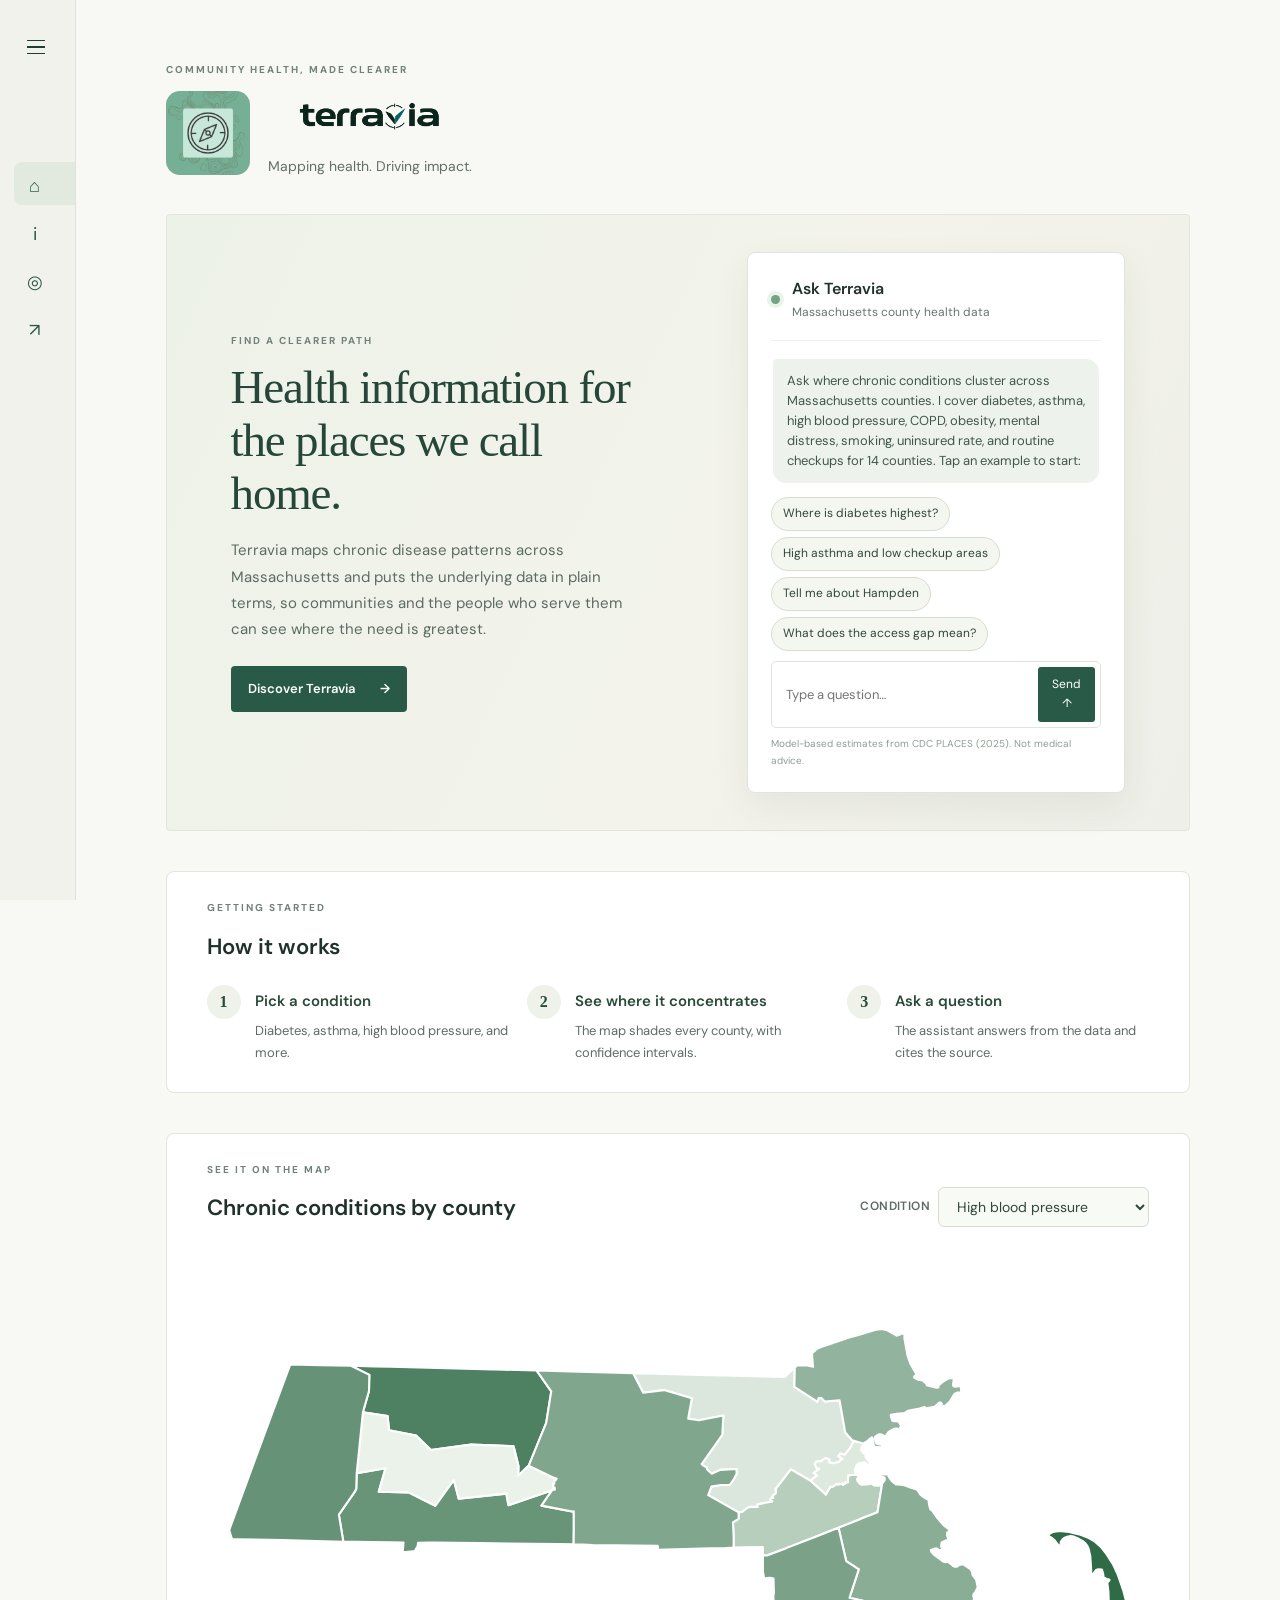
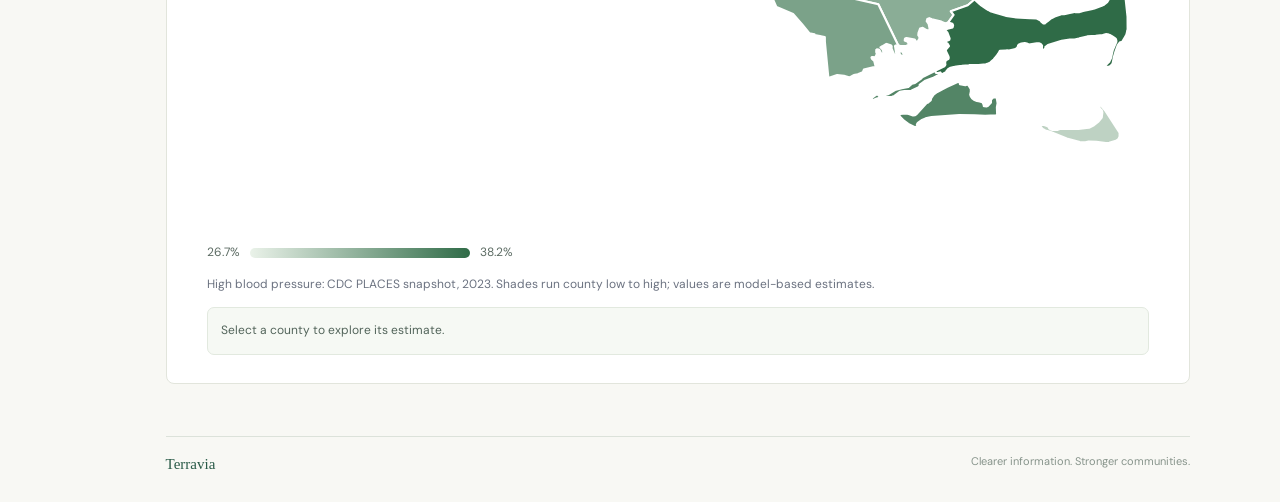
<file: index.html>
<!doctype html>
<html lang="en">
  <head>
    <meta charset="utf-8">
    <meta name="viewport" content="width=device-width, initial-scale=1">
    <meta
      name="description"
      content="Terravia connects Massachusetts communities with clear information about health conditions and local resources."
    >
    <title>Terravia | Home</title>
    <link rel="stylesheet" href="styles.css?v=8">
    <script src="config.js?v=3"></script>
    <script src="script.js?v=8" defer></script>
  </head>

  <body>
    <div class="site-shell">
      <aside class="sidebar" id="sidebar" aria-label="Main navigation">
        <button class="menu-toggle" type="button" aria-expanded="false" aria-controls="nav-links" aria-label="Expand navigation">
          <span></span>
          <span></span>
          <span></span>
        </button>

        <a class="side-brand" href="index.html"><img src="images/logo_name.png" alt="Terravia"></a>

        <nav class="nav-links" id="nav-links">
          <a href="index.html" aria-current="page">
            <span class="nav-icon">⌂</span>
            <span class="nav-label">Home</span>
          </a>
          <a href="about.html">
            <span class="nav-icon">i</span>
            <span class="nav-label">About Us</span>
          </a>
          <a href="concerns.html">
            <span class="nav-icon">◎</span>
            <span class="nav-label">Concerns</span>
          </a>
          <a href="team.html">
            <span class="nav-icon">↗</span>
            <span class="nav-label">Our Team</span>
          </a>
        </nav>

        <p class="sidebar-note">
          Health information,<br>
          closer to home.
        </p>
      </aside>

      <main class="main-content">
        <header class="page-heading">
          <p class="eyebrow">Community health, made clearer</p>
          <div class="heading-row">
            <img class="heading-logo" src="images/Terravia.png" alt="Terravia compass logo">
            <div class="heading-text">
              <img class="heading-name" src="images/logo_name.png" alt="Terravia">
              <p class="page-subtitle">Mapping health. Driving impact.</p>
            </div>
          </div>
        </header>

        <section class="home-hero">
          <div class="hero-copy">
            <p class="eyebrow">Find a clearer path</p>
            <h2>Health information for the places we call home.</h2>
            <p>
              Terravia maps chronic disease patterns across Massachusetts and puts the
              underlying data in plain terms, so communities and the people who serve
              them can see where the need is greatest.
            </p>
            <a class="button-link" href="about.html">
              Discover Terravia <span aria-hidden="true">→</span>
            </a>
          </div>

          <div class="chat-card" aria-labelledby="chat-title">
            <div class="chat-card-heading">
              <span class="chat-status" aria-hidden="true"></span>
              <div>
                <h2 id="chat-title">Ask Terravia</h2>
                <p>Massachusetts county health data</p>
              </div>
            </div>

            <div class="chat-messages" aria-live="polite">
              <p class="chat-message bot-message">
                Ask where chronic conditions cluster across Massachusetts counties.
                I cover diabetes, asthma, high blood pressure, COPD, obesity, mental distress,
                smoking, uninsured rate, and routine checkups for 14 counties. Tap an example to start:
              </p>
            </div>

            <div class="chat-starters" id="chat-starters" aria-label="Example questions">
              <button type="button" class="chat-starter">Where is diabetes highest?</button>
              <button type="button" class="chat-starter">High asthma and low checkup areas</button>
              <button type="button" class="chat-starter">Tell me about Hampden</button>
              <button type="button" class="chat-starter">What does the access gap mean?</button>
            </div>

            <form class="chat-form">
              <label class="visually-hidden" for="chat-input">Your message</label>
              <input id="chat-input" name="message" placeholder="Type a question…" autocomplete="off" maxlength="500" required>
              <button type="submit" aria-label="Send message">
                Send <span aria-hidden="true">↑</span>
              </button>
            </form>

            <p class="chat-disclaimer">Model-based estimates from CDC PLACES (2025). Not medical advice.</p>
          </div>
        </section>

        <section class="how-it-works" aria-labelledby="how-title">
          <div class="how-heading">
            <p class="eyebrow">Getting started</p>
            <h2 id="how-title">How it works</h2>
          </div>
          <ol class="how-steps">
            <li>
              <span class="how-step-num" aria-hidden="true">1</span>
              <div>
                <h3>Pick a condition</h3>
                <p>Diabetes, asthma, high blood pressure, and more.</p>
              </div>
            </li>
            <li>
              <span class="how-step-num" aria-hidden="true">2</span>
              <div>
                <h3>See where it concentrates</h3>
                <p>The map shades every county, with confidence intervals.</p>
              </div>
            </li>
            <li>
              <span class="how-step-num" aria-hidden="true">3</span>
              <div>
                <h3>Ask a question</h3>
                <p>The assistant answers from the data and cites the source.</p>
              </div>
            </li>
          </ol>
        </section>

        <section class="map-section" id="map-section" aria-labelledby="map-title">
          <div class="map-heading">
            <div>
              <p class="eyebrow">See it on the map</p>
              <h2 id="map-title">Chronic conditions by county</h2>
            </div>
            <label class="map-control">
              <span class="map-control-label">Condition</span>
              <select id="map-measure" aria-label="Select a condition to map"></select>
            </label>
          </div>

          <div class="map-wrap">
            <svg id="map-svg" role="group" aria-label="Interactive choropleth map of Massachusetts counties"></svg>
            <div id="map-tooltip" class="map-tooltip" role="status" aria-live="polite" hidden></div>
          </div>

          <div class="map-legend" id="map-legend" aria-hidden="true"></div>
          <p class="map-caption" id="map-caption"></p>
          <div class="map-selection" id="map-selection" aria-live="polite">
            <span id="map-selection-copy">Select a county to explore its estimate.</span>
            <button type="button" id="map-ask-county" hidden>Ask Terravia about this county <span aria-hidden="true">→</span></button>
          </div>
        </section>

        <footer class="site-footer">
          <span>Terravia</span>
          <span>Clearer information. Stronger communities.</span>
        </footer>
      </main>
    </div>
  </body>
</html>
</file>
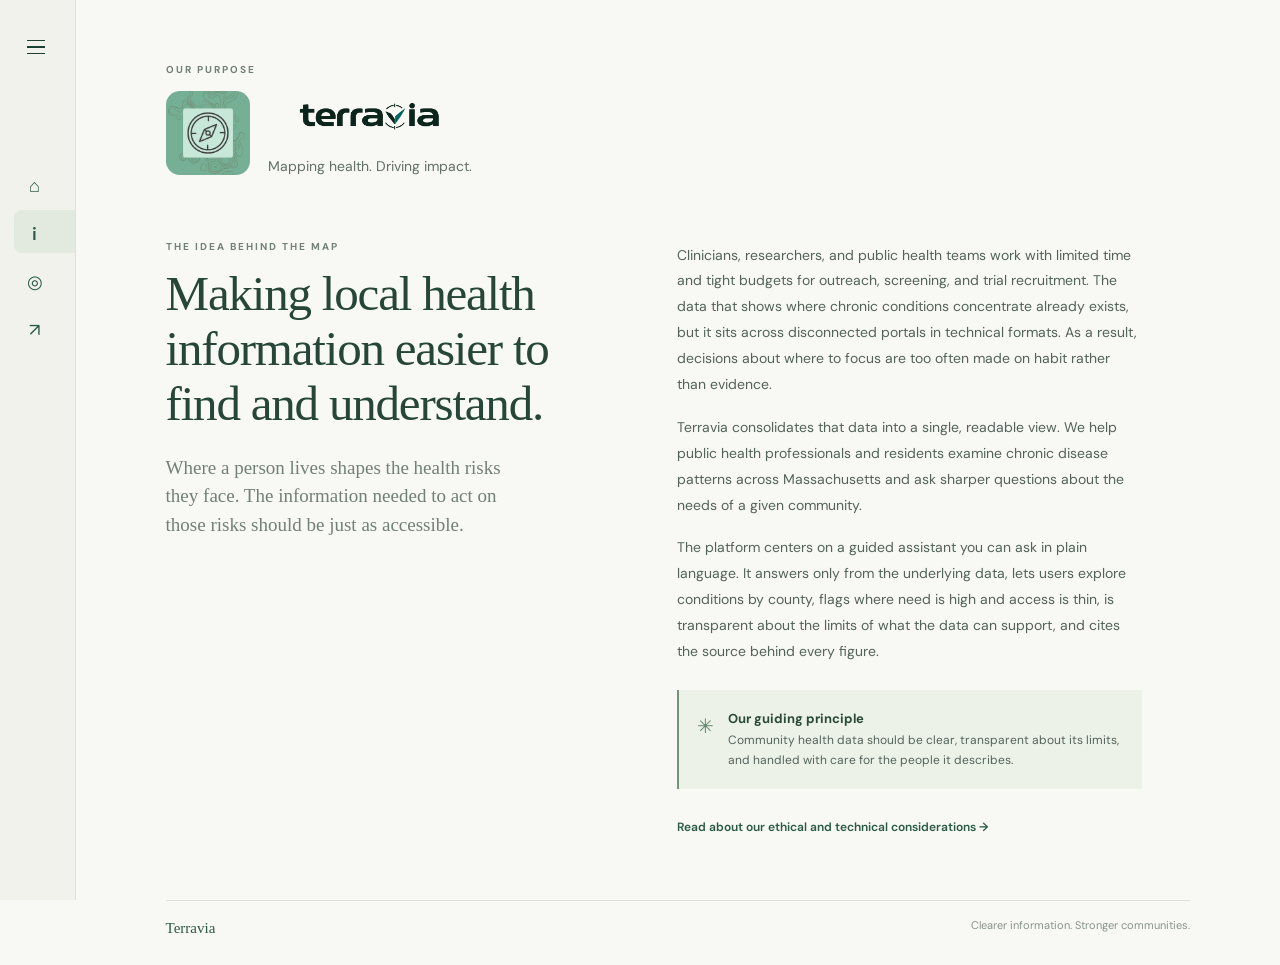
<file: about.html>
<!doctype html>
<html lang="en">
  <head>
    <meta charset="utf-8">
    <meta name="viewport" content="width=device-width, initial-scale=1">
    <meta
      name="description"
      content="Learn about Terravia's community health information project."
    >
    <title>About Us | Terravia</title>
    <link rel="stylesheet" href="styles.css?v=2">
    <script src="script.js?v=2" defer></script>
  </head>

  <body>
    <div class="site-shell">
      <aside class="sidebar" id="sidebar" aria-label="Main navigation">
        <button
          class="menu-toggle"
          type="button"
          aria-expanded="false"
          aria-controls="nav-links"
          aria-label="Expand navigation"
        >
          <span></span>
          <span></span>
          <span></span>
        </button>

        <a class="side-brand" href="index.html"><img src="images/logo_name.png" alt="Terravia"></a>

        <nav class="nav-links" id="nav-links">
          <a href="index.html">
            <span class="nav-icon">⌂</span>
            <span class="nav-label">Home</span>
          </a>
          <a href="about.html" aria-current="page">
            <span class="nav-icon">i</span>
            <span class="nav-label">About Us</span>
          </a>
          <a href="concerns.html">
            <span class="nav-icon">◎</span>
            <span class="nav-label">Concerns</span>
          </a>
          <a href="team.html">
            <span class="nav-icon">↗</span>
            <span class="nav-label">Our Team</span>
          </a>
        </nav>

        <p class="sidebar-note">
          Health information,<br>
          closer to home.
        </p>
      </aside>

      <main class="main-content">
        <header class="page-heading">
          <p class="eyebrow">Our purpose</p>
          <div class="heading-row">
            <img class="heading-logo" src="images/Terravia.png" alt="Terravia compass logo">
            <div class="heading-text">
              <img class="heading-name" src="images/logo_name.png" alt="Terravia">
              <p class="page-subtitle">Mapping health. Driving impact.</p>
            </div>
          </div>
        </header>

        <section class="about-layout">
          <div class="about-lead">
            <p class="eyebrow">The idea behind the map</p>
            <h2>Making local health information easier to find and understand.</h2>
            <p class="lead-copy">
              Where a person lives shapes the health risks they face. The information
              needed to act on those risks should be just as accessible.
            </p>
          </div>

          <div class="about-body">
            <p>
              Clinicians, researchers, and public health teams work with limited time and
              tight budgets for outreach, screening, and trial recruitment. The data that
              shows where chronic conditions concentrate already exists, but it sits across
              disconnected portals in technical formats. As a result, decisions about where
              to focus are too often made on habit rather than evidence.
            </p>
            <p>
              Terravia consolidates that data into a single, readable view. We help public
              health professionals and residents examine chronic disease patterns across
              Massachusetts and ask sharper questions about the needs of a given community.
            </p>
            <p>
              The platform centers on a guided assistant you can ask in plain language.
              It answers only from the underlying data, lets users explore conditions by
              county, flags where need is high and access is thin, is transparent about the
              limits of what the data can support, and cites the source behind every figure.
            </p>

            <div class="callout">
              <span class="callout-mark">✳</span>
              <p>
                <strong>Our guiding principle</strong><br>
                Community health data should be clear, transparent about its limits, and
                handled with care for the people it describes.
              </p>
            </div>

            <a class="text-link" href="concerns.html">
              Read about our ethical and technical considerations <span aria-hidden="true">→</span>
            </a>
          </div>
        </section>

        <footer class="site-footer">
          <span>Terravia</span>
          <span>Clearer information. Stronger communities.</span>
        </footer>
      </main>
    </div>
  </body>
</html>
</file>
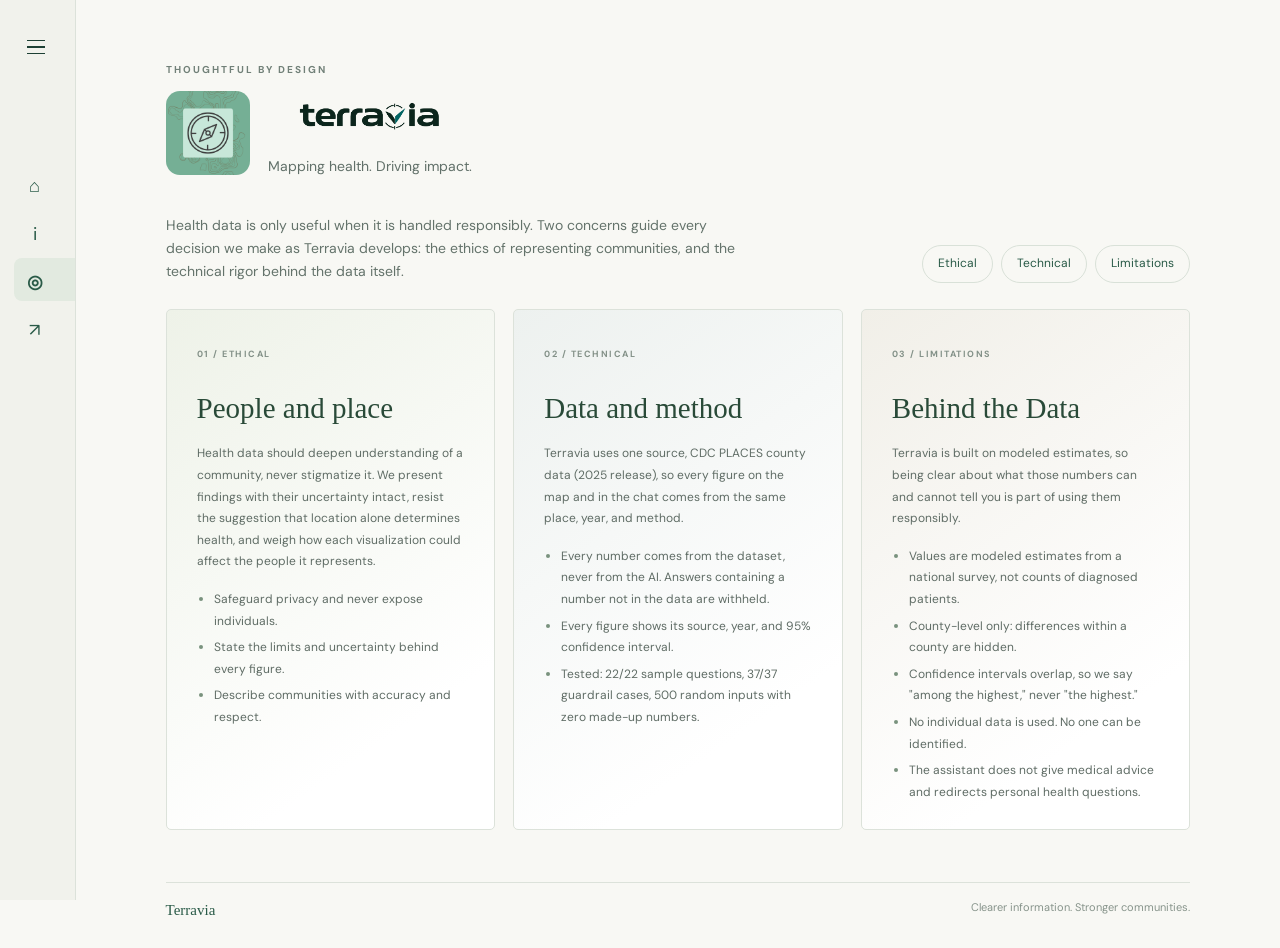
<file: concerns.html>
<!doctype html>
<html lang="en">
  <head>
    <meta charset="utf-8">
    <meta name="viewport" content="width=device-width, initial-scale=1">
    <meta
      name="description"
      content="Terravia's ethical and technical considerations for community health data."
    >
    <title>Concerns | Terravia</title>
    <link rel="stylesheet" href="styles.css?v=2">
    <script src="script.js?v=2" defer></script>
  </head>

  <body>
    <div class="site-shell">
      <aside class="sidebar" id="sidebar" aria-label="Main navigation">
        <button
          class="menu-toggle"
          type="button"
          aria-expanded="false"
          aria-controls="nav-links"
          aria-label="Expand navigation"
        >
          <span></span>
          <span></span>
          <span></span>
        </button>

        <a class="side-brand" href="index.html"><img src="images/logo_name.png" alt="Terravia"></a>

        <nav class="nav-links" id="nav-links">
          <a href="index.html">
            <span class="nav-icon">⌂</span>
            <span class="nav-label">Home</span>
          </a>
          <a href="about.html">
            <span class="nav-icon">i</span>
            <span class="nav-label">About Us</span>
          </a>
          <a href="concerns.html" aria-current="page">
            <span class="nav-icon">◎</span>
            <span class="nav-label">Concerns</span>
          </a>
          <a href="team.html">
            <span class="nav-icon">↗</span>
            <span class="nav-label">Our Team</span>
          </a>
        </nav>

        <p class="sidebar-note">
          Health information,<br>
          closer to home.
        </p>
      </aside>

      <main class="main-content">
        <header class="page-heading">
          <p class="eyebrow">Thoughtful by design</p>
          <div class="heading-row">
            <img class="heading-logo" src="images/Terravia.png" alt="Terravia compass logo">
            <div class="heading-text">
              <img class="heading-name" src="images/logo_name.png" alt="Terravia">
              <p class="page-subtitle">Mapping health. Driving impact.</p>
            </div>
          </div>
        </header>

        <section class="concerns-intro">
          <p>
            Health data is only useful when it is handled responsibly. Two concerns guide
            every decision we make as Terravia develops: the ethics of representing
            communities, and the technical rigor behind the data itself.
          </p>
          <nav class="section-tabs" aria-label="Concerns sections">
            <a href="#ethical">Ethical</a>
            <a href="#technical">Technical</a>
            <a href="#limitations">Limitations</a>
          </nav>
        </section>

        <div class="concern-grid">
          <article class="concern-card ethical-card" id="ethical">
            <span class="card-index">01 / ETHICAL</span>
            <h2>People and place</h2>
            <p>
              Health data should deepen understanding of a community, never stigmatize it.
              We present findings with their uncertainty intact, resist the suggestion that
              location alone determines health, and weigh how each visualization could
              affect the people it represents.
            </p>
            <ul>
              <li>Safeguard privacy and never expose individuals.</li>
              <li>State the limits and uncertainty behind every figure.</li>
              <li>Describe communities with accuracy and respect.</li>
            </ul>
          </article>

          <article class="concern-card technical-card" id="technical">
            <span class="card-index">02 / TECHNICAL</span>
            <h2>Data and method</h2>
            <p>
               Terravia uses one source, CDC PLACES county data (2025 release), 
               so every figure on the map and in the chat comes from the same place, year, and method.
            </p>
            <ul>
              <li>Every number comes from the dataset, never from the AI. Answers containing a number not in the data are withheld.</li>
              <li>Every figure shows its source, year, and 95% confidence interval.</li>
              <li>Tested: 22/22 sample questions, 37/37 guardrail cases, 500 random inputs with zero made-up numbers.</li>
            </ul>
          </article>

          <article class="concern-card limitations-card" id="limitations">
            <span class="card-index">03 / LIMITATIONS</span>
            <h2>Behind the Data</h2>
            <p>
              Terravia is built on modeled estimates, so being clear about what those
              numbers can and cannot tell you is part of using them responsibly.
            </p>
            <ul>
              <li>Values are modeled estimates from a national survey, not counts of diagnosed patients.</li>
              <li>County-level only: differences within a county are hidden.</li>
              <li>Confidence intervals overlap, so we say "among the highest," never "the highest."</li>
              <li>No individual data is used. No one can be identified.</li>
              <li>The assistant does not give medical advice and redirects personal health questions.</li>
            </ul>
          </article>
        </div>

        <footer class="site-footer">
          <span>Terravia</span>
          <span>Clearer information. Stronger communities.</span>
        </footer>
      </main>
    </div>
  </body>
</html>
</file>
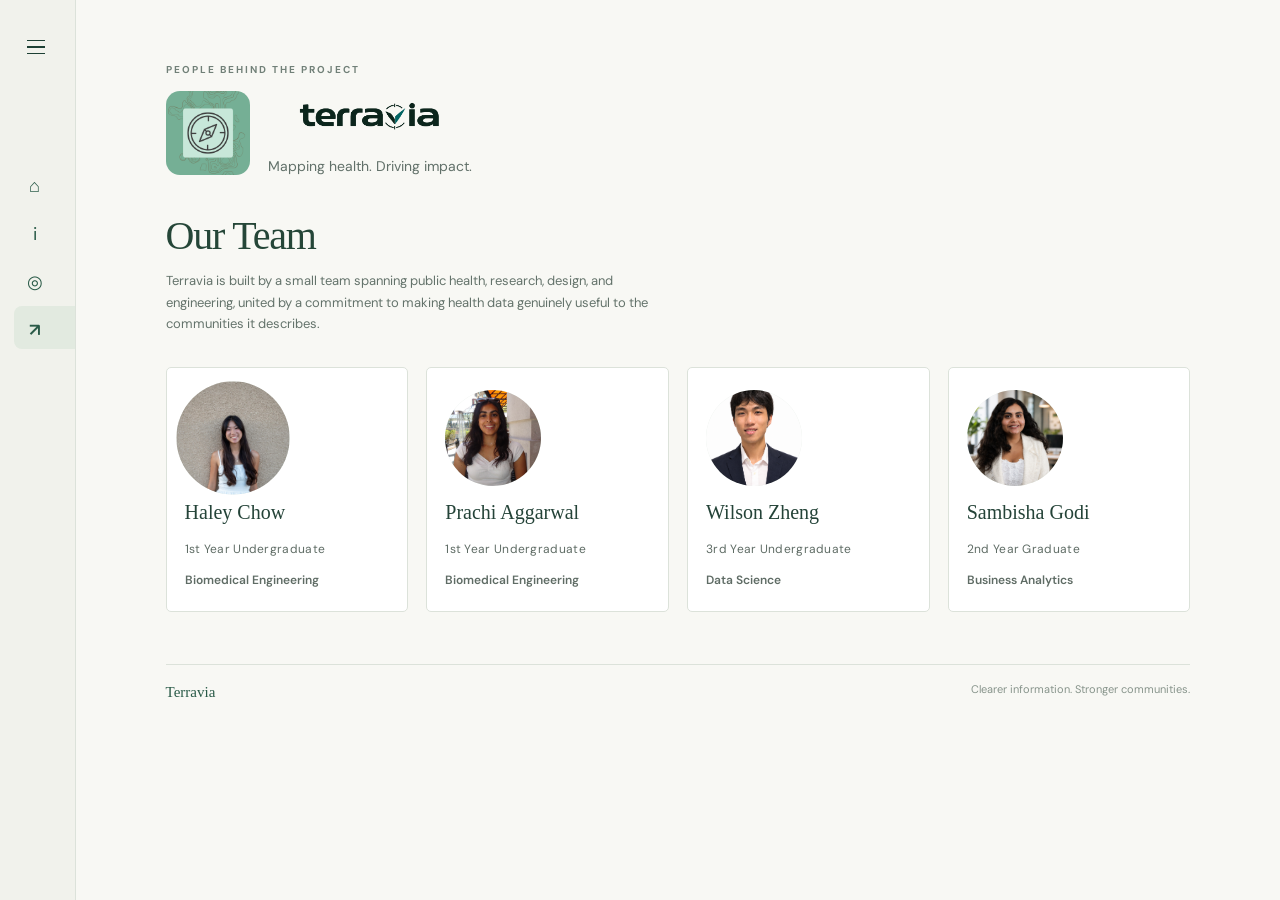
<file: team.html>
<!doctype html>
<html lang="en">
  <head>
    <meta charset="utf-8">
    <meta name="viewport" content="width=device-width, initial-scale=1">
    <meta name="description" content="Meet the people building Terravia.">
    <title>Our Team | Terravia</title>
    <link rel="stylesheet" href="styles.css?v=2">
    <script src="script.js?v=2" defer></script>
  </head>

  <body>
    <div class="site-shell">
      <aside class="sidebar" id="sidebar" aria-label="Main navigation">
        <button
          class="menu-toggle"
          type="button"
          aria-expanded="false"
          aria-controls="nav-links"
          aria-label="Expand navigation"
        >
          <span></span>
          <span></span>
          <span></span>
        </button>

        <a class="side-brand" href="index.html"><img src="images/logo_name.png" alt="Terravia"></a>

        <nav class="nav-links" id="nav-links">
          <a href="index.html">
            <span class="nav-icon">⌂</span>
            <span class="nav-label">Home</span>
          </a>
          <a href="about.html">
            <span class="nav-icon">i</span>
            <span class="nav-label">About Us</span>
          </a>
          <a href="concerns.html">
            <span class="nav-icon">◎</span>
            <span class="nav-label">Concerns</span>
          </a>
          <a href="team.html" aria-current="page">
            <span class="nav-icon">↗</span>
            <span class="nav-label">Our Team</span>
          </a>
        </nav>

        <p class="sidebar-note">
          Health information,<br>
          closer to home.
        </p>
      </aside>

      <main class="main-content">
        <header class="page-heading">
          <p class="eyebrow">People behind the project</p>
          <div class="heading-row">
            <img class="heading-logo" src="images/Terravia.png" alt="Terravia compass logo">
            <div class="heading-text">
              <img class="heading-name" src="images/logo_name.png" alt="Terravia">
              <p class="page-subtitle">Mapping health. Driving impact.</p>
            </div>
          </div>
        </header>

        <section class="team-intro">
          <h2>Our Team</h2>
          <p>
            Terravia is built by a small team spanning public health, research, design,
            and engineering, united by a commitment to making health data genuinely
            useful to the communities it describes.
          </p>
        </section>

        <section class="team-grid" aria-label="Team members">
          <article class="team-card">
            <img class="avatar avatar-haley" src="images/Haley.jpg" alt="Haley">
            <h3>Haley Chow</h3>
            <p class="team-year">1st Year Undergraduate</p>
            <p class="team-major">Biomedical Engineering</p>
          </article>

          <article class="team-card">
            <img class="avatar" src="images/Prachi.jpg" alt="Prachi">
            <h3>Prachi Aggarwal</h3>
            <p class="team-year">1st Year Undergraduate</p>
            <p class="team-major">Biomedical Engineering</p>
          </article>

          <article class="team-card">
            <img class="avatar" src="images/Wilson.png" alt="Wilson">
            <h3>Wilson Zheng</h3>
            <p class="team-year">3rd Year Undergraduate</p>
            <p class="team-major">Data Science</p>
          </article>

          <article class="team-card">
            <img class="avatar" src="images/Sam.png" alt="Sam">
            <h3>Sambisha Godi</h3>
            <p class="team-year">2nd Year Graduate</p>
            <p class="team-major">Business Analytics</p>
          </article>
        </section>

        <footer class="site-footer">
          <span>Terravia</span>
          <span>Clearer information. Stronger communities.</span>
        </footer>
      </main>
    </div>
  </body>
</html>
</file>
<file: styles.css>
@import url('https://fonts.googleapis.com/css2?family=DM+Sans:wght@400;500;600;700&family=Manrope:wght@400;500;600;700&display=swap');

:root {
  --ink: #20312b;
  --muted: #68766e;
  --green: #295a47;
  --green-dark: #1d4034;
  --mint: #dce9df;
  --paper: #f8f8f4;
  --line: #dce2da;
  --cream: #f0eee5;
  --sidebar-width: 76px;
  --sidebar-open: 224px;
  --serif: Georgia, 'Times New Roman', serif;
  --sans: 'DM Sans', Arial, sans-serif;
}

* {
  box-sizing: border-box;
}

html {
  scroll-behavior: smooth;
}

body {
  margin: 0;
  background: var(--paper);
  color: var(--ink);
  font-family: var(--sans);
  font-size: 15px;
  line-height: 1.65;
}

.site-shell {
  min-height: 100vh;
}

.sidebar {
  position: fixed;
  inset: 0 auto 0 0;
  width: var(--sidebar-width);
  padding: 25px 14px 24px;
  background: #f1f2ec;
  border-right: 1px solid var(--line);
  z-index: 10;
  transition: width 0.25s ease;
  overflow: hidden;
}

.sidebar.is-expanded {
  width: var(--sidebar-open);
}

.menu-toggle {
  width: 44px;
  height: 44px;
  display: flex;
  flex-direction: column;
  align-items: center;
  justify-content: center;
  gap: 5px;
  border: 1px solid transparent;
  border-radius: 50%;
  background: transparent;
  cursor: pointer;
  transition: background 0.2s, border-color 0.2s;
}

.menu-toggle:hover,
.menu-toggle:focus-visible {
  background: #e5ebe3;
  border-color: #d4ded4;
  outline: none;
}

.menu-toggle span {
  display: block;
  width: 18px;
  height: 1.5px;
  background: var(--green-dark);
  transition: transform 0.2s;
}

.side-brand {
  display: block;
  margin: 20px 0 23px 8px;
  color: var(--green-dark);
  font-family: var(--serif);
  font-size: 22px;
  letter-spacing: -0.5px;
  text-decoration: none;
  white-space: nowrap;
  opacity: 0;
  transition: opacity 0.15s;
}

.side-brand img {
  display: block;
  width: 150px;
  height: auto;
  aspect-ratio: 2172 / 724;
  object-fit: contain;
}

.is-expanded .side-brand {
  opacity: 1;
  transition-delay: 0.1s;
}

.nav-links {
  display: grid;
  gap: 5px;
}

.nav-links a {
  display: flex;
  align-items: center;
  gap: 15px;
  min-height: 43px;
  padding: 0 9px;
  border-radius: 8px;
  color: #56665d;
  text-decoration: none;
  white-space: nowrap;
  transition: background 0.2s, color 0.2s;
}

.nav-links a:hover {
  background: #e4eae1;
  color: var(--green-dark);
}

.nav-links a[aria-current='page'] {
  background: #e2eae0;
  color: var(--green-dark);
  font-weight: 600;
}

.nav-icon {
  display: grid;
  place-items: center;
  flex: 0 0 23px;
  width: 23px;
  height: 23px;
  font-size: 18px;
  color: var(--green);
}

.nav-label {
  opacity: 0;
  transition: opacity 0.12s;
}

.is-expanded .nav-label {
  opacity: 1;
  transition-delay: 0.12s;
}

.sidebar-note {
  position: absolute;
  bottom: 20px;
  left: 23px;
  color: #819087;
  font-size: 12px;
  line-height: 1.5;
  white-space: nowrap;
  opacity: 0;
}

.is-expanded .sidebar-note {
  opacity: 1;
  transition: opacity 0.2s 0.1s;
}

.main-content {
  max-width: 1440px;
  min-height: 100vh;
  margin-left: var(--sidebar-width);
  padding: 62px clamp(30px, 7vw, 108px) 25px;
  transition: margin-left 0.25s ease;
}

.sidebar.is-expanded ~ .main-content {
  margin-left: var(--sidebar-open);
}

.page-heading {
  margin-bottom: 39px;
}

.heading-row {
  --compass-size: clamp(56px, 7vw, 84px);
  display: flex;
  align-items: center;
  gap: 18px;
}

.heading-logo {
  flex: 0 0 auto;
  width: var(--compass-size);
  height: var(--compass-size);
  object-fit: contain;
  border-radius: 14px;
}

.heading-text {
  display: flex;
  flex-direction: column;
  justify-content: space-between;
  height: var(--compass-size);
}

.heading-name {
  display: block;
  width: auto;
  height: 58%;
  aspect-ratio: 2172 / 724;
  object-fit: contain;
}

.heading-text .page-subtitle {
  margin: 0;
  line-height: 1.1;
}

.eyebrow {
  margin: 0 0 12px;
  color: #718078;
  font-size: 10px;
  font-weight: 700;
  letter-spacing: 2px;
  text-transform: uppercase;
}

.page-heading h1 {
  margin: 0;
  color: var(--green-dark);
  font-family: var(--serif);
  font-size: clamp(42px, 5vw, 62px);
  font-weight: 400;
  letter-spacing: -2px;
  line-height: 1.06;
}

.page-subtitle {
  margin: 7px 0 0;
  color: #617069;
  font-size: 14px;
}

.home-hero {
  display: grid;
  grid-template-columns: 1.06fr 0.94fr;
  align-items: center;
  gap: clamp(35px, 7vw, 100px);
  min-height: 352px;
  padding: 37px clamp(26px, 5vw, 68px);
  border: 1px solid #e2e5dc;
  border-radius: 4px;
  background: linear-gradient(115deg, #edf2e9 0%, #f3f3eb 57%, #eeefe8 100%);
}

.hero-copy h2,
.about-lead h2,
.team-intro h2 {
  max-width: 540px;
  margin: 0;
  color: #254638;
  font-family: var(--serif);
  font-size: clamp(30px, 4vw, 47px);
  font-weight: 400;
  line-height: 1.12;
  letter-spacing: -1.2px;
}

.hero-copy > p:not(.eyebrow) {
  max-width: 410px;
  margin: 18px 0 24px;
  color: #5c6b63;
  line-height: 1.75;
}

.button-link {
  display: inline-flex;
  align-items: center;
  gap: 25px;
  padding: 12px 17px;
  border-radius: 4px;
  background: var(--green);
  color: white;
  font-size: 13px;
  font-weight: 600;
  text-decoration: none;
  transition: background 0.2s, transform 0.2s;
}

.button-link:hover {
  transform: translateY(-1px);
  background: var(--green-dark);
}

.chat-card {
  padding: 23px;
  border: 1px solid #e0e5dc;
  border-radius: 8px;
  background: #fff;
  box-shadow: 0 14px 36px #344c3d12;
}

.visually-hidden {
  position: absolute;
  width: 1px;
  height: 1px;
  padding: 0;
  margin: -1px;
  overflow: hidden;
  clip: rect(0, 0, 0, 0);
  white-space: nowrap;
  border: 0;
}

.chat-card-heading {
  display: flex;
  align-items: center;
  gap: 12px;
  padding-bottom: 17px;
  border-bottom: 1px solid #edf0eb;
}

.chat-status {
  width: 9px;
  height: 9px;
  border-radius: 50%;
  background: #70a484;
  box-shadow: 0 0 0 4px #eaf2e9;
}

.chat-card-heading h2 {
  margin: 0;
  font-size: 16px;
  font-weight: 600;
}

.chat-card-heading p {
  margin: 1px 0 0;
  color: var(--muted);
  font-size: 12px;
}

.chat-messages {
  display: flex;
  flex-direction: column;
  justify-content: flex-start;
  gap: 10px;
  min-height: 120px;
  max-height: 360px;
  overflow-y: auto;
  padding: 18px 2px 14px;
}

.chat-source {
  margin: 6px 0 0;
  padding-top: 6px;
  border-top: 1px solid #edf0eb;
  color: #929d95;
  font-size: 10px;
  line-height: 1.5;
}

.chat-message.is-pending {
  opacity: 0.6;
  font-style: italic;
}

.chat-message {
  width: fit-content;
  max-width: 85%;
  margin: 0;
  padding: 12px 14px;
  border-radius: 4px 13px 13px 13px;
  background: #edf3ec;
  color: #43564b;
  font-size: 13px;
  line-height: 1.55;
  overflow-wrap: anywhere;
}

/* Bot answers hold lists/profiles: let them use most of the width and never
   collapse into a narrow column. */
.bot-message {
  align-self: flex-start;
  width: 100%;
  max-width: 100%;
}

.user-message {
  align-self: flex-end;
  max-width: 85%;
  border-radius: 13px 4px 13px 13px;
  background: var(--green);
  color: white;
}

.chat-starters {
  display: flex;
  flex-wrap: wrap;
  gap: 6px;
  margin: 0 0 10px;
}
.chat-starter {
  padding: 6px 11px;
  border: 1px solid #d6ddcf;
  border-radius: 999px;
  background: #f3f7f0;
  color: #33463b;
  font: inherit;
  font-size: 12px;
  cursor: pointer;
  transition: background 0.15s, border-color 0.15s;
}
.chat-starter:hover {
  background: #e7efe2;
  border-color: #bcccb0;
}

.chat-form {
  display: flex;
  gap: 8px;
  padding: 5px;
  border: 1px solid #dfe5dc;
  border-radius: 5px;
}

.chat-form input {
  width: 100%;
  min-width: 0;
  padding: 9px;
  border: 0;
  background: transparent;
  font: inherit;
  font-size: 13px;
  outline: none;
}

.chat-form button {
  padding: 8px 12px;
  border: 0;
  border-radius: 3px;
  background: var(--green);
  color: white;
  font: inherit;
  font-size: 12px;
  cursor: pointer;
}

.chat-disclaimer {
  margin: 8px 0 0;
  color: #929d95;
  font-size: 10px;
}

.site-footer {
  display: flex;
  justify-content: space-between;
  gap: 16px;
  margin-top: 52px;
  padding-top: 15px;
  border-top: 1px solid var(--line);
  color: #87948b;
  font-size: 11px;
}

.site-footer span:first-child {
  color: var(--green);
  font-family: var(--serif);
  font-size: 15px;
}

.about-layout {
  display: grid;
  grid-template-columns: 0.92fr 1.08fr;
  gap: clamp(45px, 9vw, 125px);
  padding: 25px clamp(12px, 4vw, 48px) 8px 0;
}

.about-lead h2 {
  font-size: clamp(34px, 4vw, 49px);
}

.lead-copy {
  max-width: 340px;
  margin: 22px 0;
  color: #718078;
  font-family: var(--serif);
  font-size: 19px;
  line-height: 1.5;
}

.about-body {
  max-width: 580px;
  padding-top: 4px;
  color: #53635b;
  font-size: 14px;
  line-height: 1.85;
}

.about-body > p {
  margin: 0 0 17px;
}

.callout {
  display: flex;
  gap: 14px;
  margin: 25px 0;
  padding: 18px;
  border-left: 2px solid #72957b;
  background: #edf2e9;
}

.callout-mark {
  color: #63876c;
  font-size: 20px;
}

.callout p {
  margin: 0;
  font-size: 12px;
  line-height: 1.7;
}

.callout strong {
  color: #294a38;
  font-size: 13px;
}

.text-link {
  color: var(--green);
  font-size: 12px;
  font-weight: 600;
  text-decoration: none;
}

.text-link:hover {
  text-decoration: underline;
}

.concerns-intro {
  display: flex;
  align-items: end;
  justify-content: space-between;
  gap: 25px;
  margin: 10px 0 26px;
}

.concerns-intro > p {
  max-width: 570px;
  margin: 0;
  color: #64736b;
  font-size: 14px;
}

.section-tabs {
  display: flex;
  gap: 8px;
  flex-shrink: 0;
}

.section-tabs a {
  padding: 8px 15px;
  border: 1px solid #d9e1d8;
  border-radius: 30px;
  color: var(--green);
  font-size: 12px;
  text-decoration: none;
  transition: background 0.2s;
}

.section-tabs a:hover {
  background: #e8efe6;
}

.concern-grid {
  display: grid;
  grid-template-columns: repeat(3, minmax(0, 1fr));
  gap: 18px;
}

.concern-card {
  min-height: 340px;
  padding: 30px 30px 26px;
  border: 1px solid var(--line);
  border-radius: 5px;
  background: white;
  scroll-margin-top: 30px;
}

.ethical-card {
  background: linear-gradient(145deg, #eef2e8, #fff 78%);
}

.technical-card {
  background: linear-gradient(145deg, #edf1ef, #fff 78%);
}

.limitations-card {
  background: linear-gradient(145deg, #f1efe8, #fff 78%);
}

.card-index,
.team-role {
  color: #839188;
  font-size: 9px;
  font-weight: 700;
  letter-spacing: 1.5px;
}

.concern-card h2 {
  margin: 20px 0 11px;
  color: #294a38;
  font-family: var(--serif);
  font-size: 29px;
  font-weight: 400;
}

.concern-card p,
.concern-card li {
  color: #5f6c65;
  font-size: 12px;
  line-height: 1.8;
}

.concern-card p {
  margin: 0;
}

.concern-card ul {
  display: grid;
  gap: 5px;
  margin: 16px 0 0;
  padding-left: 17px;
}

.concern-card li::marker {
  color: #79927e;
}

.team-intro {
  max-width: 570px;
  margin: 5px 0 32px;
}

.team-intro h2 {
  font-size: clamp(28px, 3.5vw, 40px);
}

.team-intro p {
  max-width: 490px;
  margin: 12px 0 0;
  color: #64736b;
  font-size: 13px;
}

.team-grid {
  display: grid;
  grid-template-columns: repeat(4, minmax(0, 1fr));
  gap: 18px;
}

.team-card {
  display: grid;
  gap: 10px;
  padding: 22px 18px 20px;
  border: 1px solid var(--line);
  border-radius: 5px;
  background: #fff;
}

.avatar.avatar-haley {
  object-position: center 22%;
  object-fit: cover;
  transform: scale(1.18);
}

.avatar {
  display: block;
  width: 96px;
  height: 96px;
  border-radius: 50%;
  object-fit: cover;
  object-position: center;
  background: #e5eee6;
}

.team-card h3 {
  margin: 0;
  color: #244338;
  font-family: var(--serif);
  font-size: 20px;
  font-weight: 400;
}

.team-card p {
  margin: 0;
  color: #5f6c65;
  font-size: 12px;
  line-height: 1.75;
}

.team-year {
  color: #839188;
  font-size: 11px;
  letter-spacing: 0.3px;
}

.team-major {
  margin-top: 8px;
  color: #3f4e46;
  font-weight: 600;
}

@media (max-width: 1180px) {
  .concern-grid {
    grid-template-columns: repeat(2, minmax(0, 1fr));
  }
}

@media (max-width: 980px) {
  .home-hero,
  .about-layout,
  .concern-grid,
  .team-grid {
    grid-template-columns: 1fr;
  }

  .concerns-intro {
    flex-direction: column;
    align-items: flex-start;
  }
}


/* --- How it works --------------------------------------------------------- */
.how-it-works {
  margin-top: 40px;
  padding: 28px clamp(20px, 4vw, 40px);
  border: 1px solid #e2e5dc;
  border-radius: 8px;
  background: #fff;
}

.how-heading {
  margin-bottom: 20px;
}

.how-heading h2 {
  margin: 4px 0 0;
  font-size: 22px;
  font-weight: 600;
}

.how-steps {
  display: grid;
  grid-template-columns: repeat(3, minmax(0, 1fr));
  gap: 18px;
  margin: 0;
  padding: 0;
  list-style: none;
  counter-reset: how;
}

.how-steps li {
  display: flex;
  gap: 14px;
  align-items: flex-start;
}

.how-step-num {
  flex: 0 0 auto;
  display: flex;
  align-items: center;
  justify-content: center;
  width: 34px;
  height: 34px;
  border-radius: 50%;
  background: #eef2e8;
  color: #294a38;
  font-family: var(--serif);
  font-size: 16px;
  font-weight: 600;
}

.how-steps h3 {
  margin: 4px 0 6px;
  color: #294a38;
  font-size: 15px;
  font-weight: 600;
}

.how-steps p {
  margin: 0;
  color: #5f6c65;
  font-size: 13px;
  line-height: 1.7;
}

@media (max-width: 760px) {
  .how-steps {
    grid-template-columns: 1fr;
  }
}

/* --- Interactive map ------------------------------------------------------ */
.map-section {
  margin-top: 40px;
  padding: 28px clamp(20px, 4vw, 40px);
  border: 1px solid #e2e5dc;
  border-radius: 8px;
  background: #fff;
}

.map-heading {
  display: flex;
  align-items: flex-end;
  justify-content: space-between;
  gap: 16px;
  flex-wrap: wrap;
  margin-bottom: 18px;
}

.map-heading h2 {
  margin: 4px 0 0;
  font-size: 22px;
  font-weight: 600;
}

.map-control {
  display: inline-flex;
  align-items: center;
  gap: 8px;
}
.map-control-label {
  color: #5c6b63;
  font-size: 12px;
  font-weight: 600;
  text-transform: uppercase;
  letter-spacing: 0.04em;
}
.map-control select {
  padding: 9px 14px;
  border: 1px solid #d6ddcf;
  border-radius: 6px;
  background: #f7faf5;
  font: inherit;
  font-size: 14px;
  color: #33463b;
  cursor: pointer;
}

.map-wrap {
  position: relative;
}

#map-svg {
  width: 100%;
  height: auto;
  display: block;
}

.county {
  cursor: pointer;
  stroke-linejoin: round;
  transition: fill 0.25s, opacity 0.15s, stroke-width 0.15s;
}
.county:hover {
  opacity: 0.85;
  stroke-width: 2.5px !important;
}
.county:focus-visible,
.county.is-selected {
  outline: none;
  stroke: #173d2c !important;
  stroke-width: 3px !important;
}
.county.is-game-correct { stroke: #17693d !important; stroke-width: 4px !important; filter: drop-shadow(0 0 3px #fff); }
.county.is-game-miss { stroke: #a3483e !important; stroke-width: 3.5px !important; }
.county.is-game-answer { stroke: #245f8d !important; stroke-width: 3.5px !important; stroke-dasharray: 5 3; }

.map-tooltip {
  position: absolute;
  pointer-events: none;
  z-index: 5;
  max-width: 230px;
  padding: 8px 11px;
  border-radius: 7px;
  background: #1f3a2b;
  color: #fff;
  font-size: 12px;
  line-height: 1.5;
  box-shadow: 0 8px 22px #1f3a2b33;
}
.map-tip-ci {
  color: #b7d4c2;
  font-size: 11px;
}

.map-selection {
  display: flex;
  align-items: center;
  justify-content: space-between;
  gap: 14px;
  min-height: 48px;
  margin-top: 14px;
  padding: 10px 13px;
  border: 1px solid #e2e9df;
  border-radius: 7px;
  background: #f6f9f4;
  color: #52645a;
  font-size: 12px;
}
.map-selection button {
  flex: 0 0 auto;
  padding: 7px 10px;
  border: 0;
  border-radius: 5px;
  background: #e4eee2;
  color: #295a47;
  font: inherit;
  font-size: 11px;
  font-weight: 700;
  cursor: pointer;
}
.map-selection button:hover { background: #d7e6d5; }
.map-selection button:focus-visible { outline: 2px solid #6f9a71; outline-offset: 2px; }

@media (max-width: 600px) {
  .map-selection { align-items: flex-start; flex-direction: column; }
}

.map-legend {
  display: flex;
  align-items: center;
  gap: 10px;
  margin-top: 16px;
}
.map-legend-bar {
  display: block;
  width: 220px;
  height: 10px;
  border-radius: 6px;
  background: linear-gradient(90deg, #eaf2e9, #2f6b47);
}
.map-legend-label {
  flex: none;
  color: #5c6b63;
  font-size: 12px;
  white-space: nowrap;
}

.map-caption {
  margin: 12px 0 0;
  color: #6b7280;
  font-size: 12px;
  line-height: 1.5;
}
</file>
